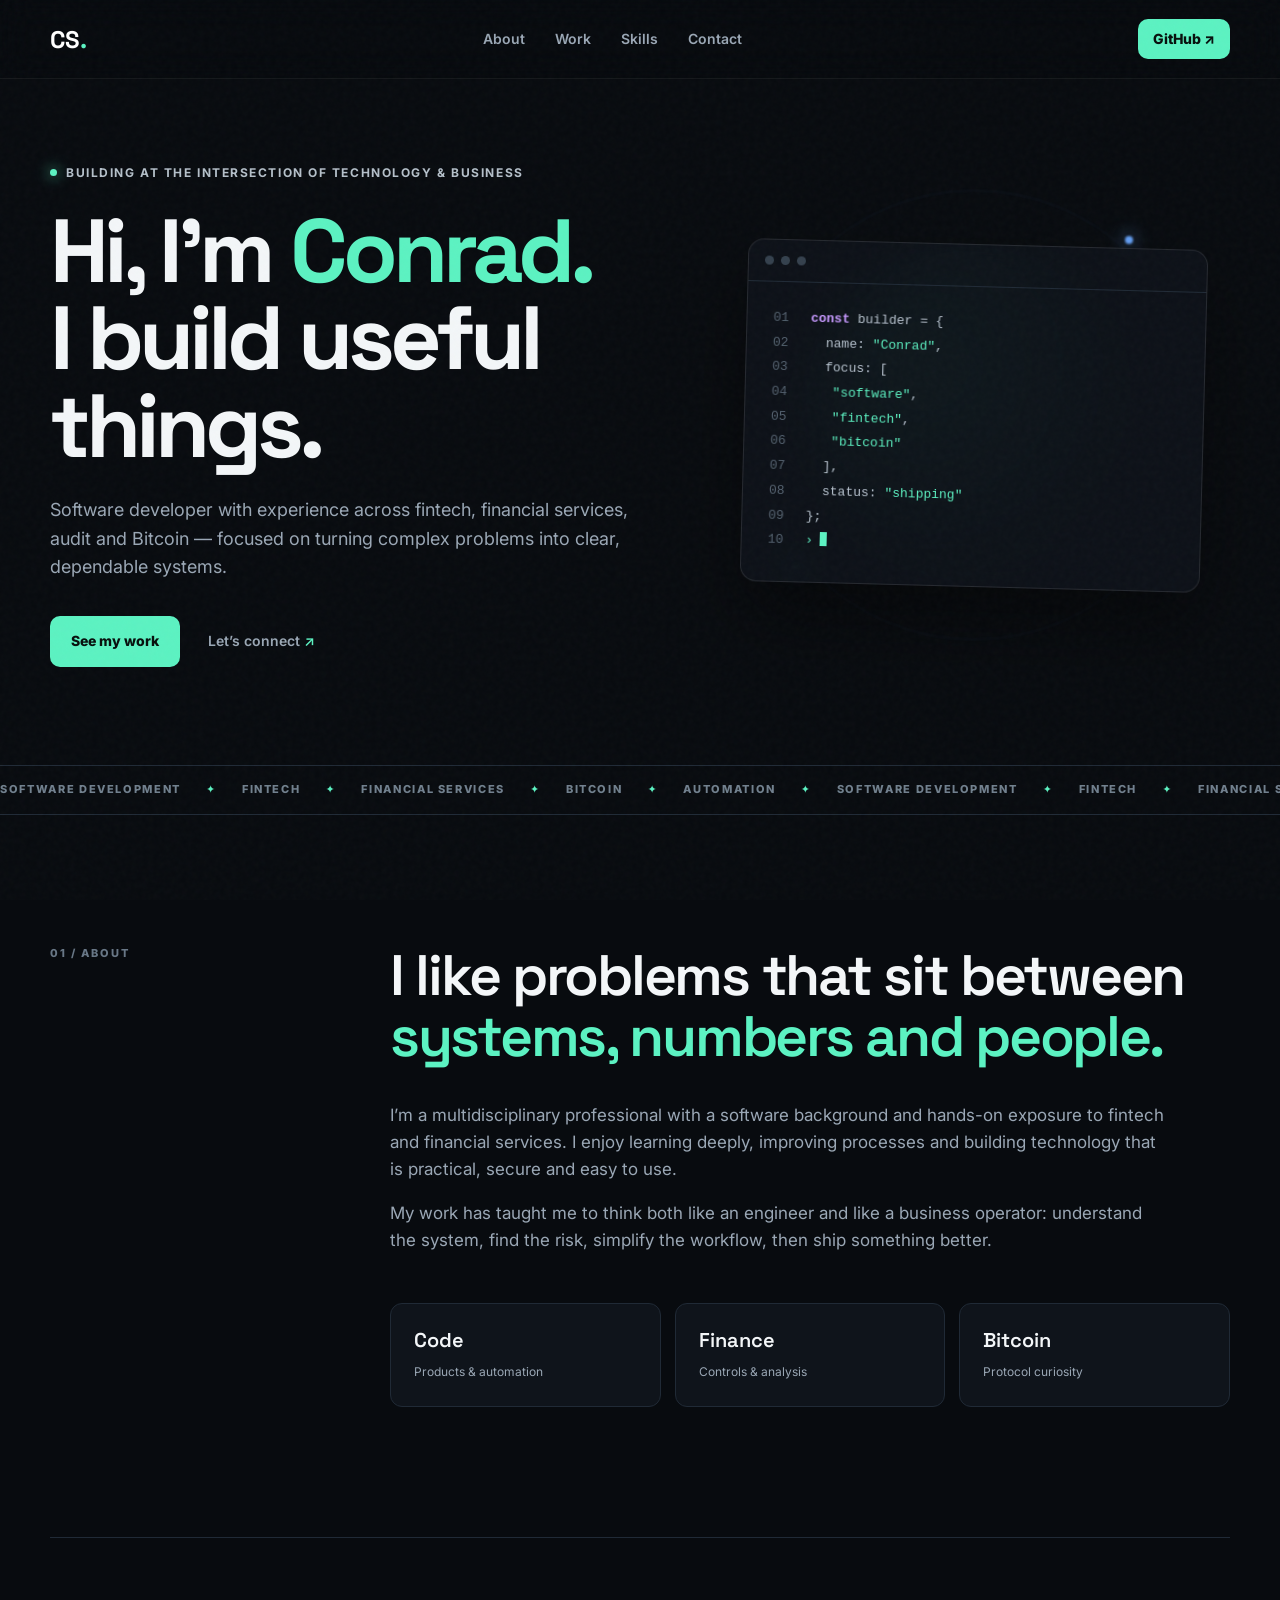
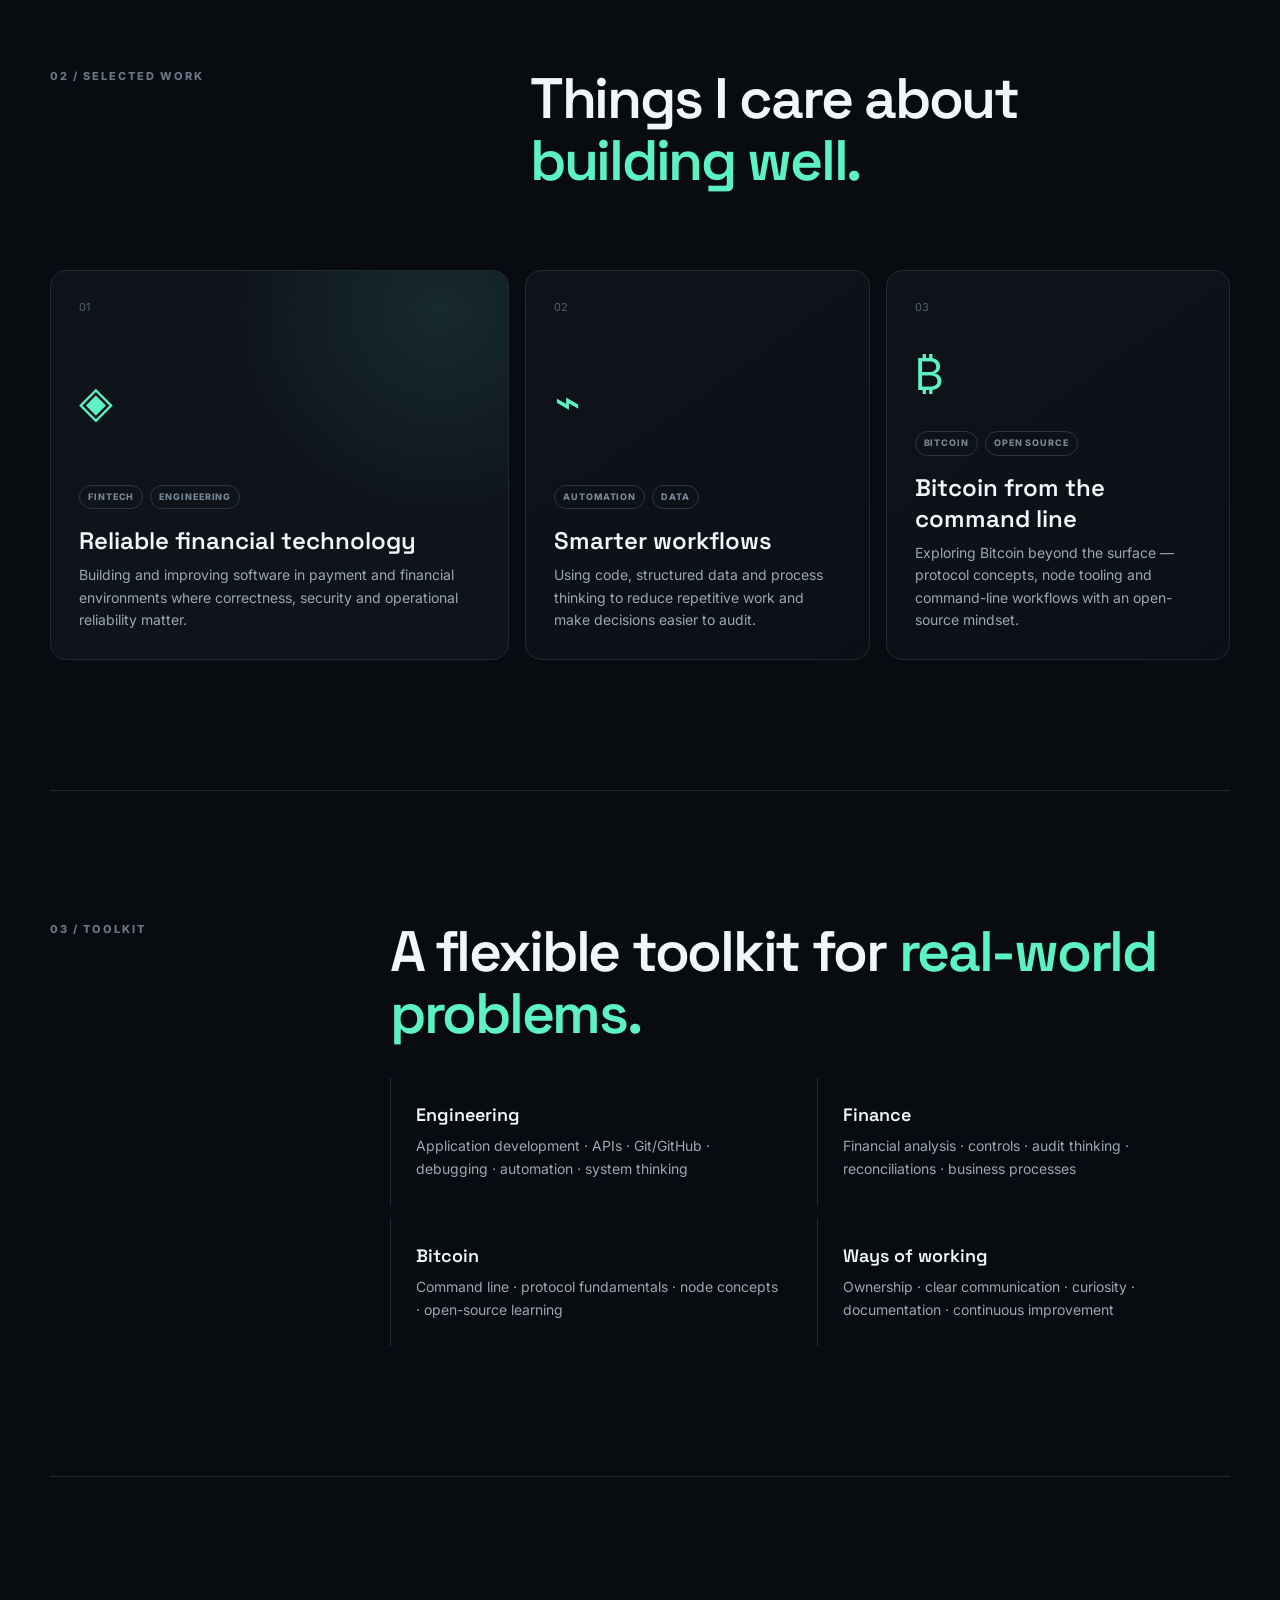
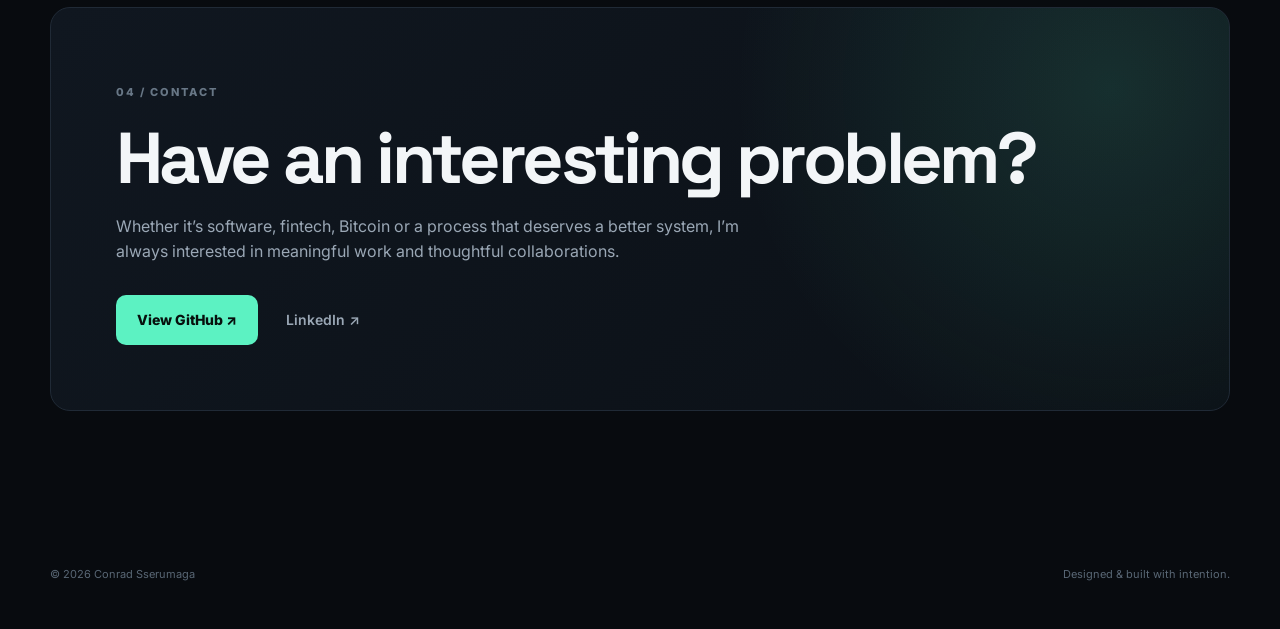
<file: index.html>
<!doctype html>
<html lang="en">
<head>
  <meta charset="utf-8" />
  <meta name="viewport" content="width=device-width, initial-scale=1" />
  <meta name="description" content="Conrad Sserumaga — software, fintech, finance and Bitcoin." />
  <title>Conrad Sserumaga | Portfolio</title>
  <link rel="preconnect" href="https://fonts.googleapis.com">
  <link rel="preconnect" href="https://fonts.gstatic.com" crossorigin>
  <link href="https://fonts.googleapis.com/css2?family=Inter:wght@400;500;600;700;800&family=Space+Grotesk:wght@500;600;700&display=swap" rel="stylesheet">
  <link rel="stylesheet" href="styles.css" />
</head>
<body>
  <div class="noise"></div>
  <header class="nav-wrap">
    <nav class="nav shell" aria-label="Primary navigation">
      <a class="brand" href="#top" aria-label="Home">CS<span>.</span></a>
      <div class="nav-links">
        <a href="#about">About</a>
        <a href="#work">Work</a>
        <a href="#skills">Skills</a>
        <a href="#contact">Contact</a>
      </div>
      <a class="button button-small" href="https://github.com/csserumaga" target="_blank" rel="noreferrer">GitHub ↗</a>
    </nav>
  </header>

  <main id="top">
    <section class="hero shell">
      <div class="hero-copy reveal">
        <div class="eyebrow"><span class="dot"></span> Building at the intersection of technology & business</div>
        <h1>Hi, I’m <span>Conrad.</span><br>I build useful things.</h1>
        <p class="hero-text">Software developer with experience across fintech, financial services, audit and Bitcoin — focused on turning complex problems into clear, dependable systems.</p>
        <div class="hero-actions">
          <a class="button" href="#work">See my work</a>
          <a class="text-link" href="#contact">Let’s connect <span>↗</span></a>
        </div>
      </div>

      <div class="hero-visual reveal delay-1" aria-hidden="true">
        <div class="orb orb-1"></div>
        <div class="orb orb-2"></div>
        <div class="terminal-card glass">
          <div class="terminal-top"><span></span><span></span><span></span></div>
          <div class="terminal-body">
            <p><i>01</i> <b>const</b> builder = {</p>
            <p><i>02</i>&nbsp;&nbsp; name: <em>"Conrad"</em>,</p>
            <p><i>03</i>&nbsp;&nbsp; focus: [</p>
            <p><i>04</i>&nbsp;&nbsp;&nbsp;&nbsp;<em>"software"</em>,</p>
            <p><i>05</i>&nbsp;&nbsp;&nbsp;&nbsp;<em>"fintech"</em>,</p>
            <p><i>06</i>&nbsp;&nbsp;&nbsp;&nbsp;<em>"bitcoin"</em></p>
            <p><i>07</i>&nbsp;&nbsp; ],</p>
            <p><i>08</i>&nbsp;&nbsp; status: <em>"shipping"</em></p>
            <p><i>09</i> };</p>
            <p class="cursor-line"><i>10</i> <span class="prompt">›</span><span class="cursor"></span></p>
          </div>
        </div>
      </div>
    </section>

    <section class="ticker" aria-label="Areas of focus">
      <div class="ticker-track">
        <span>SOFTWARE DEVELOPMENT</span><b>✦</b><span>FINTECH</span><b>✦</b><span>FINANCIAL SERVICES</span><b>✦</b><span>BITCOIN</span><b>✦</b><span>AUTOMATION</span><b>✦</b><span>SOFTWARE DEVELOPMENT</span><b>✦</b><span>FINTECH</span><b>✦</b><span>FINANCIAL SERVICES</span><b>✦</b><span>BITCOIN</span><b>✦</b><span>AUTOMATION</span><b>✦</b>
      </div>
    </section>

    <section id="about" class="section shell split">
      <div class="section-label reveal">01 / ABOUT</div>
      <div class="section-content reveal delay-1">
        <h2>I like problems that sit between <span>systems, numbers and people.</span></h2>
        <p>I’m a multidisciplinary professional with a software background and hands-on exposure to fintech and financial services. I enjoy learning deeply, improving processes and building technology that is practical, secure and easy to use.</p>
        <p>My work has taught me to think both like an engineer and like a business operator: understand the system, find the risk, simplify the workflow, then ship something better.</p>
        <div class="stats">
          <div><strong>Code</strong><span>Products & automation</span></div>
          <div><strong>Finance</strong><span>Controls & analysis</span></div>
          <div><strong>Bitcoin</strong><span>Protocol curiosity</span></div>
        </div>
      </div>
    </section>

    <section id="work" class="section shell">
      <div class="section-heading reveal">
        <div class="section-label">02 / SELECTED WORK</div>
        <h2>Things I care about <span>building well.</span></h2>
      </div>
      <div class="project-grid">
        <article class="project-card project-featured reveal">
          <div class="project-number">01</div>
          <div class="project-icon">◈</div>
          <div>
            <div class="tag-row"><span>FINTECH</span><span>ENGINEERING</span></div>
            <h3>Reliable financial technology</h3>
            <p>Building and improving software in payment and financial environments where correctness, security and operational reliability matter.</p>
          </div>
        </article>
        <article class="project-card reveal delay-1">
          <div class="project-number">02</div>
          <div class="project-icon">⌁</div>
          <div>
            <div class="tag-row"><span>AUTOMATION</span><span>DATA</span></div>
            <h3>Smarter workflows</h3>
            <p>Using code, structured data and process thinking to reduce repetitive work and make decisions easier to audit.</p>
          </div>
        </article>
        <article class="project-card reveal delay-2">
          <div class="project-number">03</div>
          <div class="project-icon">₿</div>
          <div>
            <div class="tag-row"><span>BITCOIN</span><span>OPEN SOURCE</span></div>
            <h3>Bitcoin from the command line</h3>
            <p>Exploring Bitcoin beyond the surface — protocol concepts, node tooling and command-line workflows with an open-source mindset.</p>
          </div>
        </article>
      </div>
    </section>

    <section id="skills" class="section shell split skills-section">
      <div class="section-label reveal">03 / TOOLKIT</div>
      <div class="section-content reveal delay-1">
        <h2>A flexible toolkit for <span>real-world problems.</span></h2>
        <div class="skills-grid">
          <div class="skill-group"><h3>Engineering</h3><p>Application development · APIs · Git/GitHub · debugging · automation · system thinking</p></div>
          <div class="skill-group"><h3>Finance</h3><p>Financial analysis · controls · audit thinking · reconciliations · business processes</p></div>
          <div class="skill-group"><h3>Bitcoin</h3><p>Command line · protocol fundamentals · node concepts · open-source learning</p></div>
          <div class="skill-group"><h3>Ways of working</h3><p>Ownership · clear communication · curiosity · documentation · continuous improvement</p></div>
        </div>
      </div>
    </section>

    <section id="contact" class="contact shell reveal">
      <div class="contact-card">
        <p class="section-label">04 / CONTACT</p>
        <h2>Have an interesting problem?</h2>
        <p>Whether it’s software, fintech, Bitcoin or a process that deserves a better system, I’m always interested in meaningful work and thoughtful collaborations.</p>
        <div class="contact-actions">
          <a class="button" href="https://github.com/csserumaga" target="_blank" rel="noreferrer">View GitHub ↗</a>
          <a class="text-link" href="https://www.linkedin.com/" target="_blank" rel="noreferrer">LinkedIn ↗</a>
        </div>
      </div>
    </section>
  </main>

  <footer class="footer shell">
    <span>© <span id="year"></span> Conrad Sserumaga</span>
    <span>Designed & built with intention.</span>
  </footer>

  <script src="script.js"></script>
</body>
</html>
</file>
<file: styles.css>
:root{--bg:#080b0f;--panel:#0f141b;--panel2:#121922;--text:#f3f6f8;--muted:#9aa7b5;--line:#202a36;--accent:#5cf2c2;--accent2:#69a7ff;--max:1180px}*{box-sizing:border-box}html{scroll-behavior:smooth}body{margin:0;background:var(--bg);color:var(--text);font-family:Inter,system-ui,sans-serif;line-height:1.6;overflow-x:hidden}.noise{position:fixed;inset:0;pointer-events:none;opacity:.035;z-index:99;background-image:url("data:image/svg+xml,%3Csvg viewBox='0 0 180 180' xmlns='http://www.w3.org/2000/svg'%3E%3Cfilter id='n'%3E%3CfeTurbulence type='fractalNoise' baseFrequency='.9' numOctaves='4' stitchTiles='stitch'/%3E%3C/filter%3E%3Crect width='100%25' height='100%25' filter='url(%23n)' opacity='.8'/%3E%3C/svg%3E")}.shell{width:min(calc(100% - 40px),var(--max));margin:auto}.nav-wrap{position:fixed;top:0;left:0;right:0;z-index:20;background:rgba(8,11,15,.72);backdrop-filter:blur(16px);border-bottom:1px solid rgba(255,255,255,.06)}.nav{height:78px;display:flex;align-items:center;justify-content:space-between}.brand{font:700 24px 'Space Grotesk';color:#fff;text-decoration:none}.brand span,.hero h1 span,.section-content h2 span,.section-heading h2 span{color:var(--accent)}.nav-links{display:flex;gap:30px}.nav-links a,.text-link{color:var(--muted);text-decoration:none;font-size:14px;font-weight:600;transition:.25s}.nav-links a:hover,.text-link:hover{color:#fff}.button{display:inline-flex;align-items:center;justify-content:center;background:var(--accent);color:#07100d;text-decoration:none;padding:14px 21px;border-radius:10px;font-weight:800;font-size:14px;transition:.25s;box-shadow:0 0 0 0 rgba(92,242,194,.2)}.button:hover{transform:translateY(-2px);box-shadow:0 10px 30px rgba(92,242,194,.15)}.button-small{padding:9px 15px}.hero{min-height:760px;padding-top:155px;padding-bottom:90px;display:grid;grid-template-columns:1.08fr .92fr;align-items:center;gap:65px}.eyebrow{color:#b5c0ca;font-size:12px;letter-spacing:.13em;text-transform:uppercase;font-weight:700;display:flex;align-items:center;gap:9px}.dot{width:7px;height:7px;border-radius:50%;background:var(--accent);box-shadow:0 0 14px var(--accent)}.hero h1{font:700 clamp(54px,7vw,92px)/.98 'Space Grotesk';letter-spacing:-.055em;margin:25px 0}.hero-text{max-width:660px;color:var(--muted);font-size:18px}.hero-actions{display:flex;align-items:center;gap:28px;margin-top:34px}.text-link span{color:var(--accent)}.hero-visual{height:520px;position:relative;display:grid;place-items:center}.orb{position:absolute;border-radius:50%;filter:blur(1px)}.orb-1{width:330px;height:330px;background:radial-gradient(circle at 35% 35%,rgba(92,242,194,.22),rgba(92,242,194,.02) 65%);border:1px solid rgba(92,242,194,.12)}.orb-2{width:450px;height:450px;border:1px solid rgba(105,167,255,.08);animation:spin 20s linear infinite}.orb-2:after,.orb-2:before{content:"";position:absolute;width:8px;height:8px;border-radius:50%;background:var(--accent2);box-shadow:0 0 18px var(--accent2)}.orb-2:after{top:45px;right:65px}.orb-2:before{bottom:70px;left:42px;background:var(--accent)}@keyframes spin{to{transform:rotate(360deg)}}.glass{background:rgba(13,18,25,.86);backdrop-filter:blur(20px);border:1px solid rgba(255,255,255,.1);box-shadow:0 35px 80px rgba(0,0,0,.45)}.terminal-card{position:relative;z-index:2;width:min(100%,460px);border-radius:16px;overflow:hidden;transform:rotate(1.5deg)}.terminal-top{height:42px;border-bottom:1px solid var(--line);display:flex;align-items:center;gap:7px;padding:0 16px}.terminal-top span{width:9px;height:9px;border-radius:50%;background:#34404d}.terminal-body{padding:24px 26px 28px;font:500 13px/1.9 ui-monospace,SFMono-Regular,Menlo,monospace;color:#b8c3cf}.terminal-body p{margin:0}.terminal-body i{color:#53606e;font-style:normal;margin-right:14px}.terminal-body b{color:#c799ff}.terminal-body em{color:var(--accent);font-style:normal}.prompt{color:var(--accent);margin-right:7px}.cursor{display:inline-block;width:7px;height:14px;background:var(--accent);vertical-align:-2px;animation:blink 1s steps(1) infinite}@keyframes blink{50%{opacity:0}}.ticker{overflow:hidden;border-top:1px solid var(--line);border-bottom:1px solid var(--line);padding:15px 0;color:#71808e;font-size:11px;font-weight:800;letter-spacing:.15em;white-space:nowrap}.ticker-track{display:inline-flex;gap:25px;align-items:center;animation:marquee 28s linear infinite}.ticker b{color:var(--accent)}@keyframes marquee{to{transform:translateX(-50%)}}.section{padding:130px 0;border-bottom:1px solid var(--line)}.split{display:grid;grid-template-columns:1fr 3fr;gap:60px}.section-label{color:#687786;font-size:11px;letter-spacing:.18em;font-weight:800}.section-content h2,.section-heading h2{font:600 clamp(35px,4.5vw,57px)/1.08 'Space Grotesk';letter-spacing:-.04em;margin:0 0 34px;max-width:900px}.section-content>p{max-width:780px;color:var(--muted);font-size:17px}.stats{display:grid;grid-template-columns:repeat(3,1fr);gap:14px;margin-top:48px}.stats div{border:1px solid var(--line);background:var(--panel);padding:23px;border-radius:12px}.stats strong{display:block;font:600 20px 'Space Grotesk';margin-bottom:5px}.stats span{font-size:12px;color:var(--muted)}.section-heading{display:flex;justify-content:space-between;gap:40px;align-items:start;margin-bottom:45px}.section-heading h2{max-width:700px}.project-grid{display:grid;grid-template-columns:1.2fr .9fr .9fr;gap:16px}.project-card{min-height:390px;border:1px solid var(--line);border-radius:16px;padding:28px;background:linear-gradient(145deg,var(--panel),#0b1016);display:flex;flex-direction:column;justify-content:space-between;transition:.3s}.project-card:hover{transform:translateY(-6px);border-color:#344353}.project-featured{background:radial-gradient(circle at 85% 10%,rgba(92,242,194,.1),transparent 40%),var(--panel)}.project-number{color:#526170;font-size:11px}.project-icon{font-size:44px;color:var(--accent);margin:auto 0}.tag-row{display:flex;gap:7px}.tag-row span{border:1px solid #2b3743;border-radius:99px;padding:4px 8px;color:#788795;font-size:9px;font-weight:800;letter-spacing:.1em}.project-card h3{font:600 24px 'Space Grotesk';margin:16px 0 8px}.project-card p{font-size:14px;color:var(--muted);margin:0}.skills-grid{display:grid;grid-template-columns:1fr 1fr;gap:14px}.skill-group{padding:25px;border-left:1px solid var(--line)}.skill-group h3{font:600 18px 'Space Grotesk';margin:0 0 9px}.skill-group p{margin:0;color:var(--muted);font-size:14px}.contact{padding:130px 0}.contact-card{position:relative;overflow:hidden;padding:65px;border:1px solid var(--line);border-radius:20px;background:radial-gradient(circle at 90% 20%,rgba(92,242,194,.13),transparent 34%),linear-gradient(135deg,#101720,#0b1016)}.contact-card h2{font:700 clamp(42px,6vw,72px)/1 'Space Grotesk';letter-spacing:-.05em;margin:20px 0}.contact-card>p:not(.section-label){max-width:650px;color:var(--muted)}.contact-actions{display:flex;gap:28px;align-items:center;margin-top:30px}.footer{padding:25px 0 45px;display:flex;justify-content:space-between;color:#596775;font-size:11px}.reveal{opacity:0;transform:translateY(18px);transition:opacity .7s ease,transform .7s ease}.reveal.visible{opacity:1;transform:none}.delay-1{transition-delay:.12s}.delay-2{transition-delay:.22s}@media(max-width:850px){.nav-links{display:none}.hero{grid-template-columns:1fr;padding-top:140px}.hero-visual{height:390px}.orb-2{width:350px;height:350px}.orb-1{width:260px;height:260px}.split{grid-template-columns:1fr;gap:28px}.section{padding:90px 0}.section-heading{display:block}.section-heading .section-label{margin-bottom:24px}.project-grid{grid-template-columns:1fr}.project-card{min-height:330px}.stats{grid-template-columns:1fr}.skills-grid{grid-template-columns:1fr}.contact-card{padding:38px 26px}.footer{gap:15px;flex-direction:column}}@media(max-width:520px){.shell{width:min(calc(100% - 28px),var(--max))}.hero{padding-top:125px;gap:15px}.hero h1{font-size:52px}.hero-text{font-size:16px}.hero-visual{height:330px}.terminal-card{transform:none}.orb-2{width:300px;height:300px}.hero-actions{gap:18px}.contact-actions{align-items:flex-start;flex-direction:column}}
</file>
